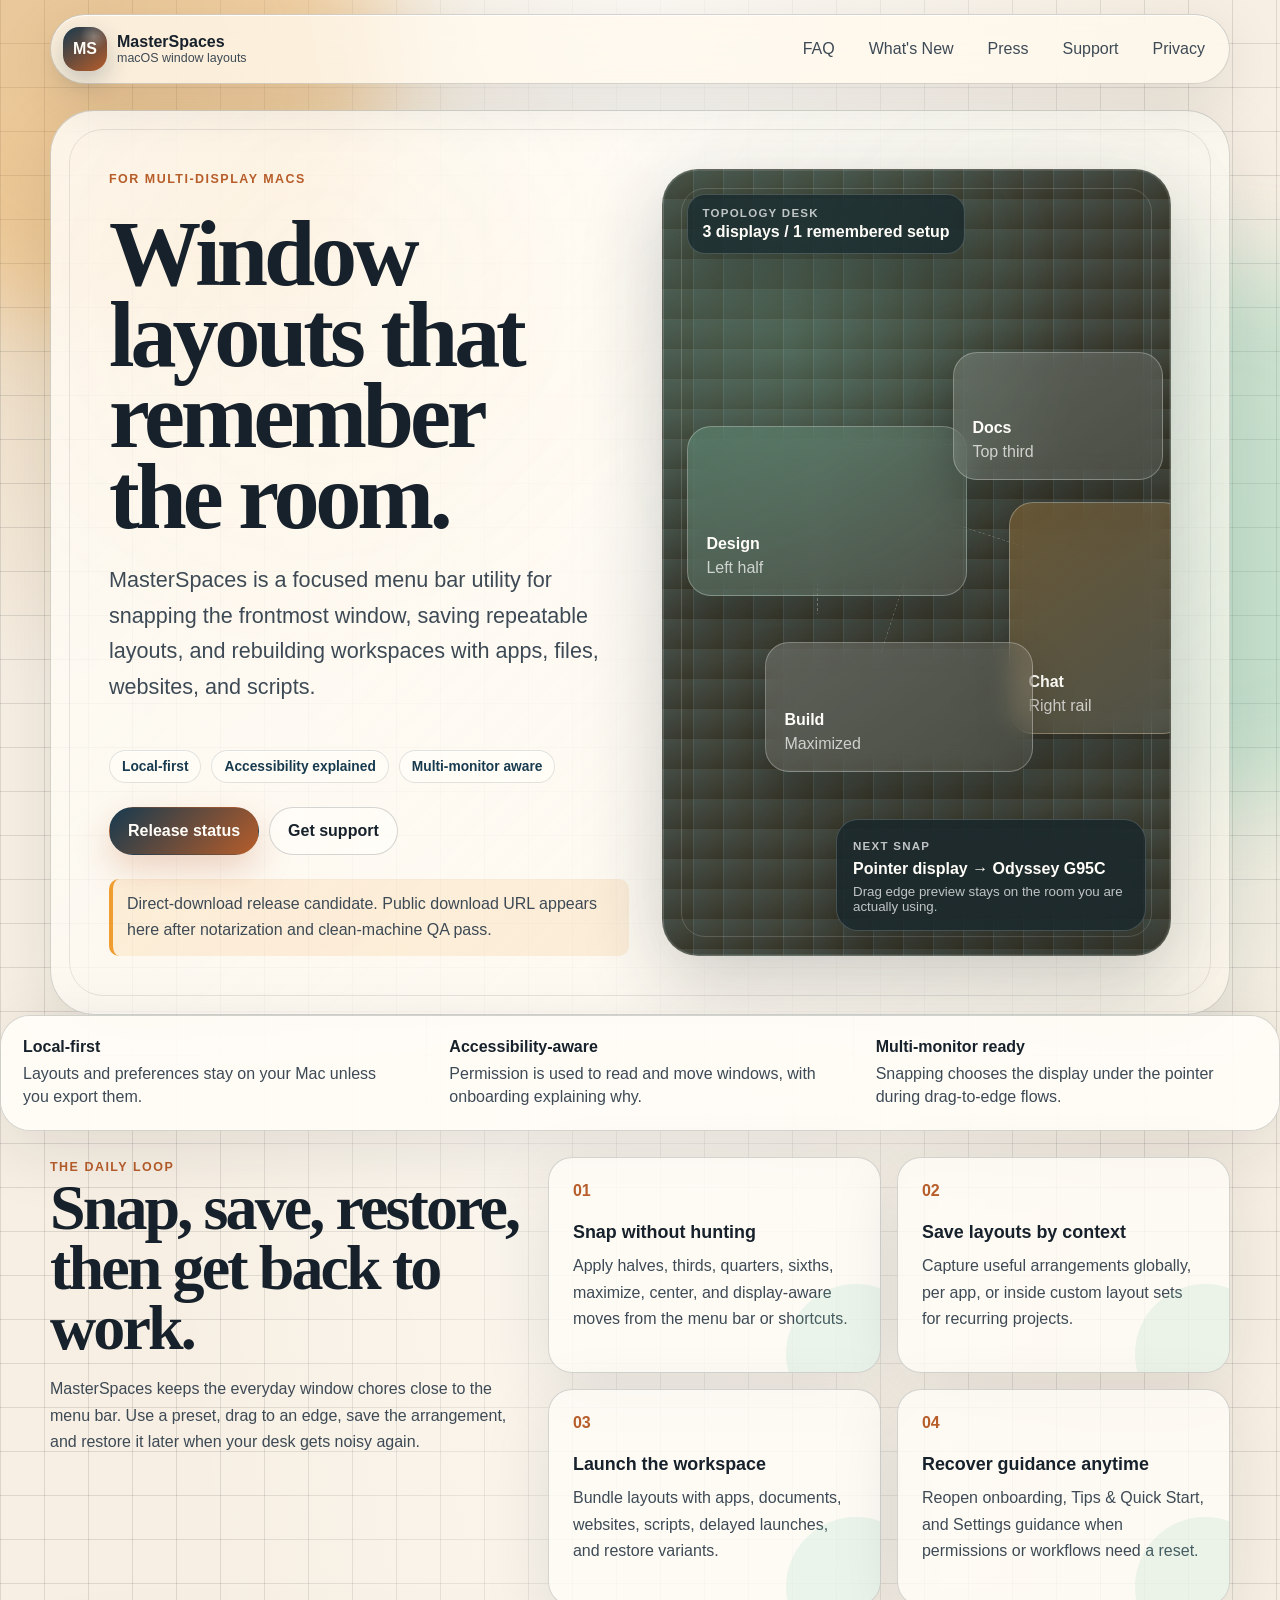
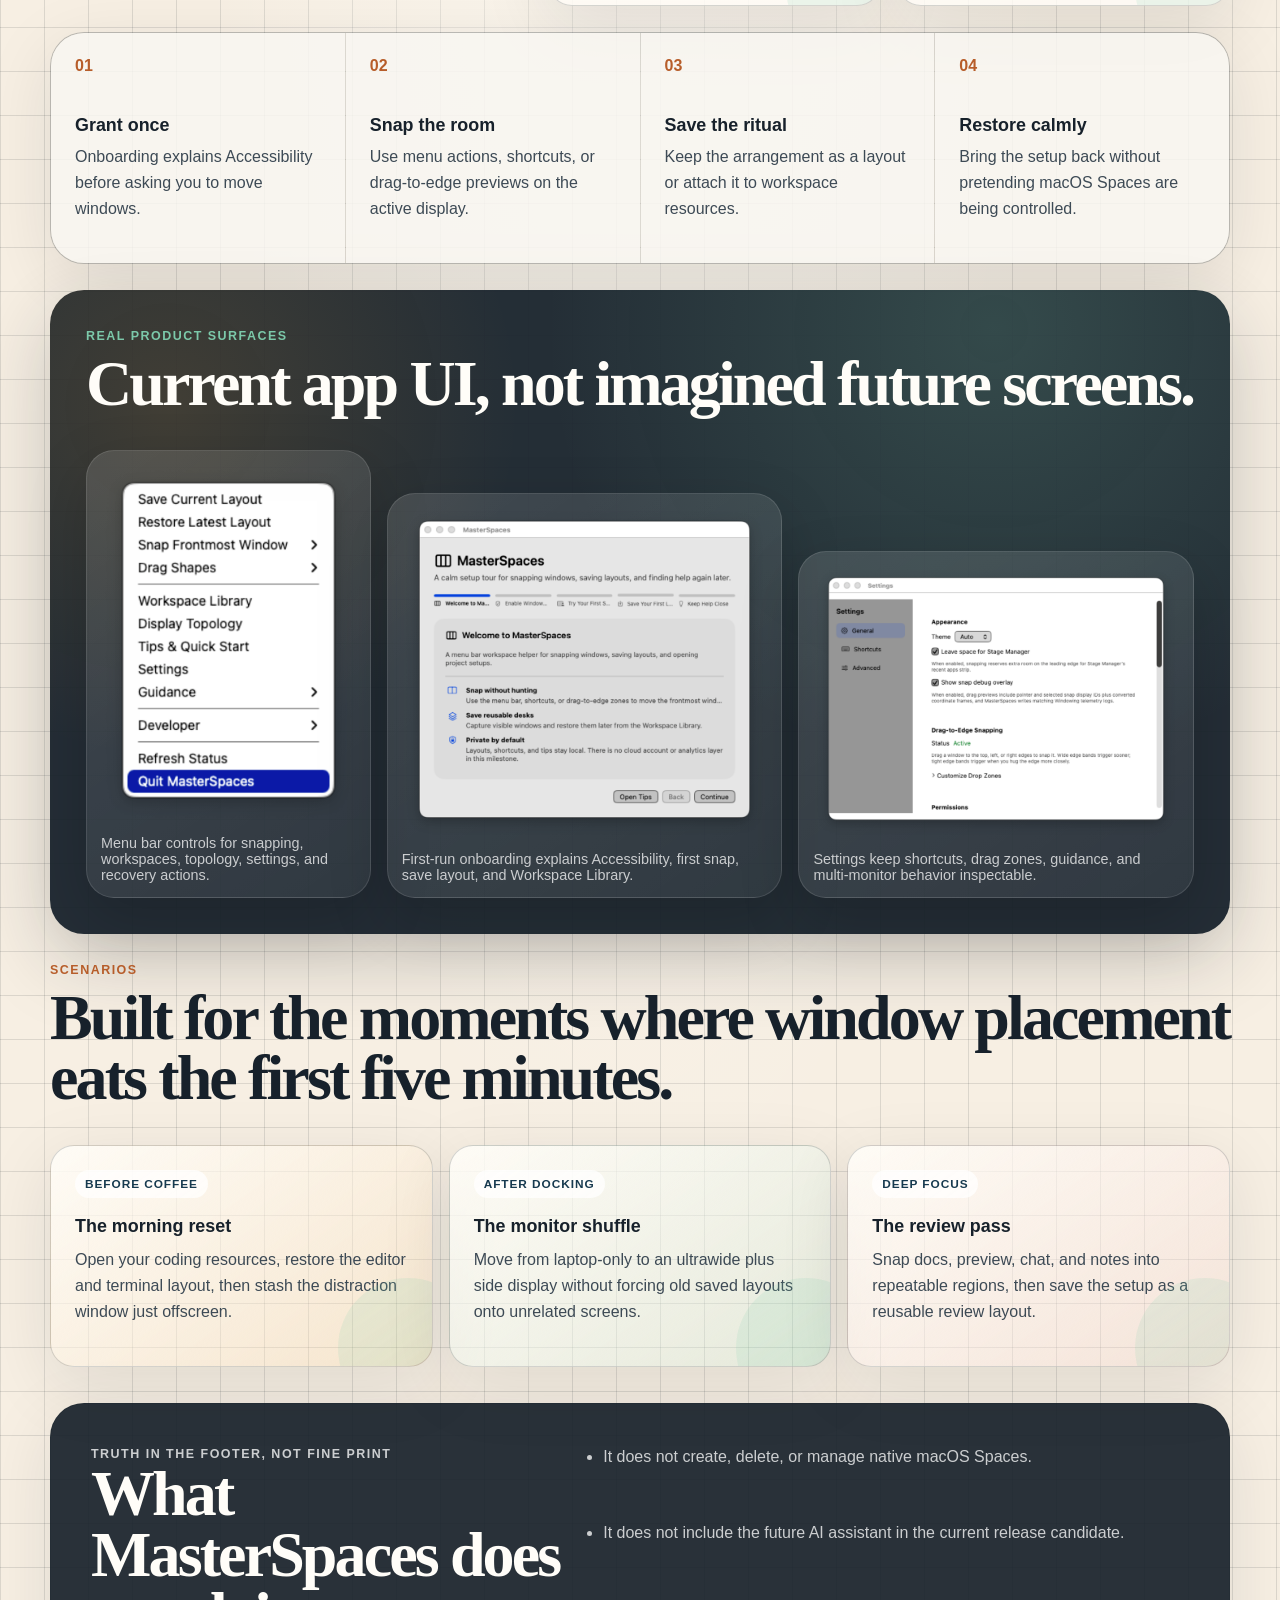
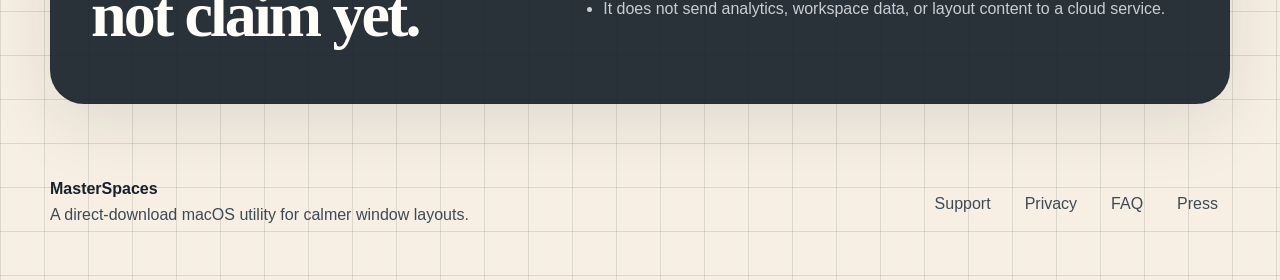
<file: index.html>
<!doctype html>
<html lang="en">
<head>
  <meta charset="utf-8">
  <meta name="viewport" content="width=device-width, initial-scale=1">
  <meta name="description" content="MasterSpaces is a macOS menu bar utility for snapping windows, saving layouts, and rebuilding workspaces across multiple displays.">
  <meta property="og:title" content="MasterSpaces - window layouts that remember the room">
  <meta property="og:description" content="Snap windows, save layouts, launch workspace resources, and recover quickly on multi-monitor Macs.">
  <meta property="og:type" content="website">
  <meta property="og:url" content="https://ninjatomonline.github.io/masterspaces-site/">
  <meta property="og:image" content="https://ninjatomonline.github.io/masterspaces-site/assets/social-preview.png">
  <meta name="twitter:card" content="summary_large_image">
  <meta name="twitter:image" content="https://ninjatomonline.github.io/masterspaces-site/assets/social-preview.png">
  <link rel="canonical" href="https://ninjatomonline.github.io/masterspaces-site/">
  <link rel="icon" href="assets/favicon.svg" type="image/svg+xml">
  <link rel="manifest" href="site.webmanifest">
  <link rel="stylesheet" href="site.css">
  <title>MasterSpaces - Window layouts that remember the room</title>
</head>
<body>
  <a class="skip-link" href="#main">Skip to content</a>
  <header class="site-header">
    <a class="brand" href="index.html" aria-label="MasterSpaces home">
      <span class="brand-mark">MS</span>
      <span>
        <strong>MasterSpaces</strong>
        <small>macOS window layouts</small>
      </span>
    </a>
    <nav class="nav" aria-label="Primary">
      <a href="faq.html">FAQ</a>
      <a href="whats-new.html">What's New</a>
      <a href="press.html">Press</a>
      <a href="support.html">Support</a>
      <a href="privacy.html">Privacy</a>
    </nav>
  </header>

  <main id="main">
    <section class="hero section">
      <div class="hero-copy">
        <p class="eyebrow">For multi-display Macs</p>
        <h1><span>Window</span><span>layouts that</span><span>remember</span><span>the room.</span></h1>
        <p class="lede">MasterSpaces is a focused menu bar utility for snapping the frontmost window, saving repeatable layouts, and rebuilding workspaces with apps, files, websites, and scripts.</p>
        <div class="proof-pills" aria-label="MasterSpaces release proof points">
          <span>Local-first</span>
          <span>Accessibility explained</span>
          <span>Multi-monitor aware</span>
        </div>
        <div class="cta-row" id="download">
          <a class="button primary" href="whats-new.html" data-download-cta>Release status</a>
          <a class="button secondary" href="support.html">Get support</a>
        </div>
        <p class="launch-note" data-download-note>Direct-download release candidate. Public download URL appears here after notarization and clean-machine QA pass.</p>
      </div>
      <div class="hero-board" aria-label="Abstract multi-monitor layout map">
        <div class="board-label">
          <span>Topology desk</span>
          <strong>3 displays / 1 remembered setup</strong>
        </div>
        <div class="monitor-map">
          <span class="route route-a"></span>
          <span class="route route-b"></span>
          <span class="monitor monitor-large"><b>Design</b><i>Left half</i></span>
          <span class="monitor monitor-top"><b>Docs</b><i>Top third</i></span>
          <span class="monitor monitor-side"><b>Chat</b><i>Right rail</i></span>
          <span class="monitor monitor-base"><b>Build</b><i>Maximized</i></span>
        </div>
        <div class="snap-ticket">
          <span>Next snap</span>
          <strong>Pointer display → Odyssey G95C</strong>
          <small>Drag edge preview stays on the room you are actually using.</small>
        </div>
      </div>
    </section>

    <section class="trust-strip" aria-label="Product trust points">
      <div>
        <strong>Local-first</strong>
        <span>Layouts and preferences stay on your Mac unless you export them.</span>
      </div>
      <div>
        <strong>Accessibility-aware</strong>
        <span>Permission is used to read and move windows, with onboarding explaining why.</span>
      </div>
      <div>
        <strong>Multi-monitor ready</strong>
        <span>Snapping chooses the display under the pointer during drag-to-edge flows.</span>
      </div>
    </section>

    <section class="section split">
      <div>
        <p class="eyebrow">The daily loop</p>
        <h2>Snap, save, restore, then get back to work.</h2>
        <p>MasterSpaces keeps the everyday window chores close to the menu bar. Use a preset, drag to an edge, save the arrangement, and restore it later when your desk gets noisy again.</p>
      </div>
      <div class="feature-grid">
        <article class="feature-card">
          <span>01</span>
          <h3>Snap without hunting</h3>
          <p>Apply halves, thirds, quarters, sixths, maximize, center, and display-aware moves from the menu bar or shortcuts.</p>
        </article>
        <article class="feature-card">
          <span>02</span>
          <h3>Save layouts by context</h3>
          <p>Capture useful arrangements globally, per app, or inside custom layout sets for recurring projects.</p>
        </article>
        <article class="feature-card">
          <span>03</span>
          <h3>Launch the workspace</h3>
          <p>Bundle layouts with apps, documents, websites, scripts, delayed launches, and restore variants.</p>
        </article>
        <article class="feature-card">
          <span>04</span>
          <h3>Recover guidance anytime</h3>
          <p>Reopen onboarding, Tips &amp; Quick Start, and Settings guidance when permissions or workflows need a reset.</p>
        </article>
      </div>
    </section>

    <section class="section workflow-ribbon" aria-label="MasterSpaces setup flow">
      <article>
        <span>01</span>
        <strong>Grant once</strong>
        <p>Onboarding explains Accessibility before asking you to move windows.</p>
      </article>
      <article>
        <span>02</span>
        <strong>Snap the room</strong>
        <p>Use menu actions, shortcuts, or drag-to-edge previews on the active display.</p>
      </article>
      <article>
        <span>03</span>
        <strong>Save the ritual</strong>
        <p>Keep the arrangement as a layout or attach it to workspace resources.</p>
      </article>
      <article>
        <span>04</span>
        <strong>Restore calmly</strong>
        <p>Bring the setup back without pretending macOS Spaces are being controlled.</p>
      </article>
    </section>

    <section class="section screenshot-wall" aria-labelledby="screenshots-title">
      <div class="section-heading">
        <p class="eyebrow">Real product surfaces</p>
        <h2 id="screenshots-title">Current app UI, not imagined future screens.</h2>
      </div>
      <div class="shots">
        <figure class="shot shot-tall">
          <img src="screenshots/menu-bar-panel.png" alt="MasterSpaces menu bar quick actions panel with snapping and utility commands">
          <figcaption>Menu bar controls for snapping, workspaces, topology, settings, and recovery actions.</figcaption>
        </figure>
        <figure class="shot">
          <img src="screenshots/onboarding.png" alt="MasterSpaces onboarding window with permission and quick-start guidance">
          <figcaption>First-run onboarding explains Accessibility, first snap, save layout, and Workspace Library.</figcaption>
        </figure>
        <figure class="shot">
          <img src="screenshots/preferences.png" alt="MasterSpaces settings window with guidance and preferences panes">
          <figcaption>Settings keep shortcuts, drag zones, guidance, and multi-monitor behavior inspectable.</figcaption>
        </figure>
      </div>
    </section>

    <section class="section scenario-section">
      <div class="section-heading">
        <p class="eyebrow">Scenarios</p>
        <h2>Built for the moments where window placement eats the first five minutes.</h2>
      </div>
      <div class="scenario-grid">
        <article>
          <span class="scenario-label">Before coffee</span>
          <h3>The morning reset</h3>
          <p>Open your coding resources, restore the editor and terminal layout, then stash the distraction window just offscreen.</p>
        </article>
        <article>
          <span class="scenario-label">After docking</span>
          <h3>The monitor shuffle</h3>
          <p>Move from laptop-only to an ultrawide plus side display without forcing old saved layouts onto unrelated screens.</p>
        </article>
        <article>
          <span class="scenario-label">Deep focus</span>
          <h3>The review pass</h3>
          <p>Snap docs, preview, chat, and notes into repeatable regions, then save the setup as a reusable review layout.</p>
        </article>
      </div>
    </section>

    <section class="section limit-card">
      <div>
        <p class="eyebrow">Truth in the footer, not fine print</p>
        <h2>What MasterSpaces does not claim yet.</h2>
      </div>
      <ul class="check-list">
        <li>It does not create, delete, or manage native macOS Spaces.</li>
        <li>It does not include the future AI assistant in the current release candidate.</li>
        <li>It does not send analytics, workspace data, or layout content to a cloud service.</li>
      </ul>
    </section>
  </main>

  <footer class="footer">
    <div>
      <strong>MasterSpaces</strong>
      <p>A direct-download macOS utility for calmer window layouts.</p>
    </div>
    <nav aria-label="Footer">
      <a href="support.html">Support</a>
      <a href="privacy.html">Privacy</a>
      <a href="faq.html">FAQ</a>
      <a href="press.html">Press</a>
    </nav>
  </footer>
</body>
</html>
</file>
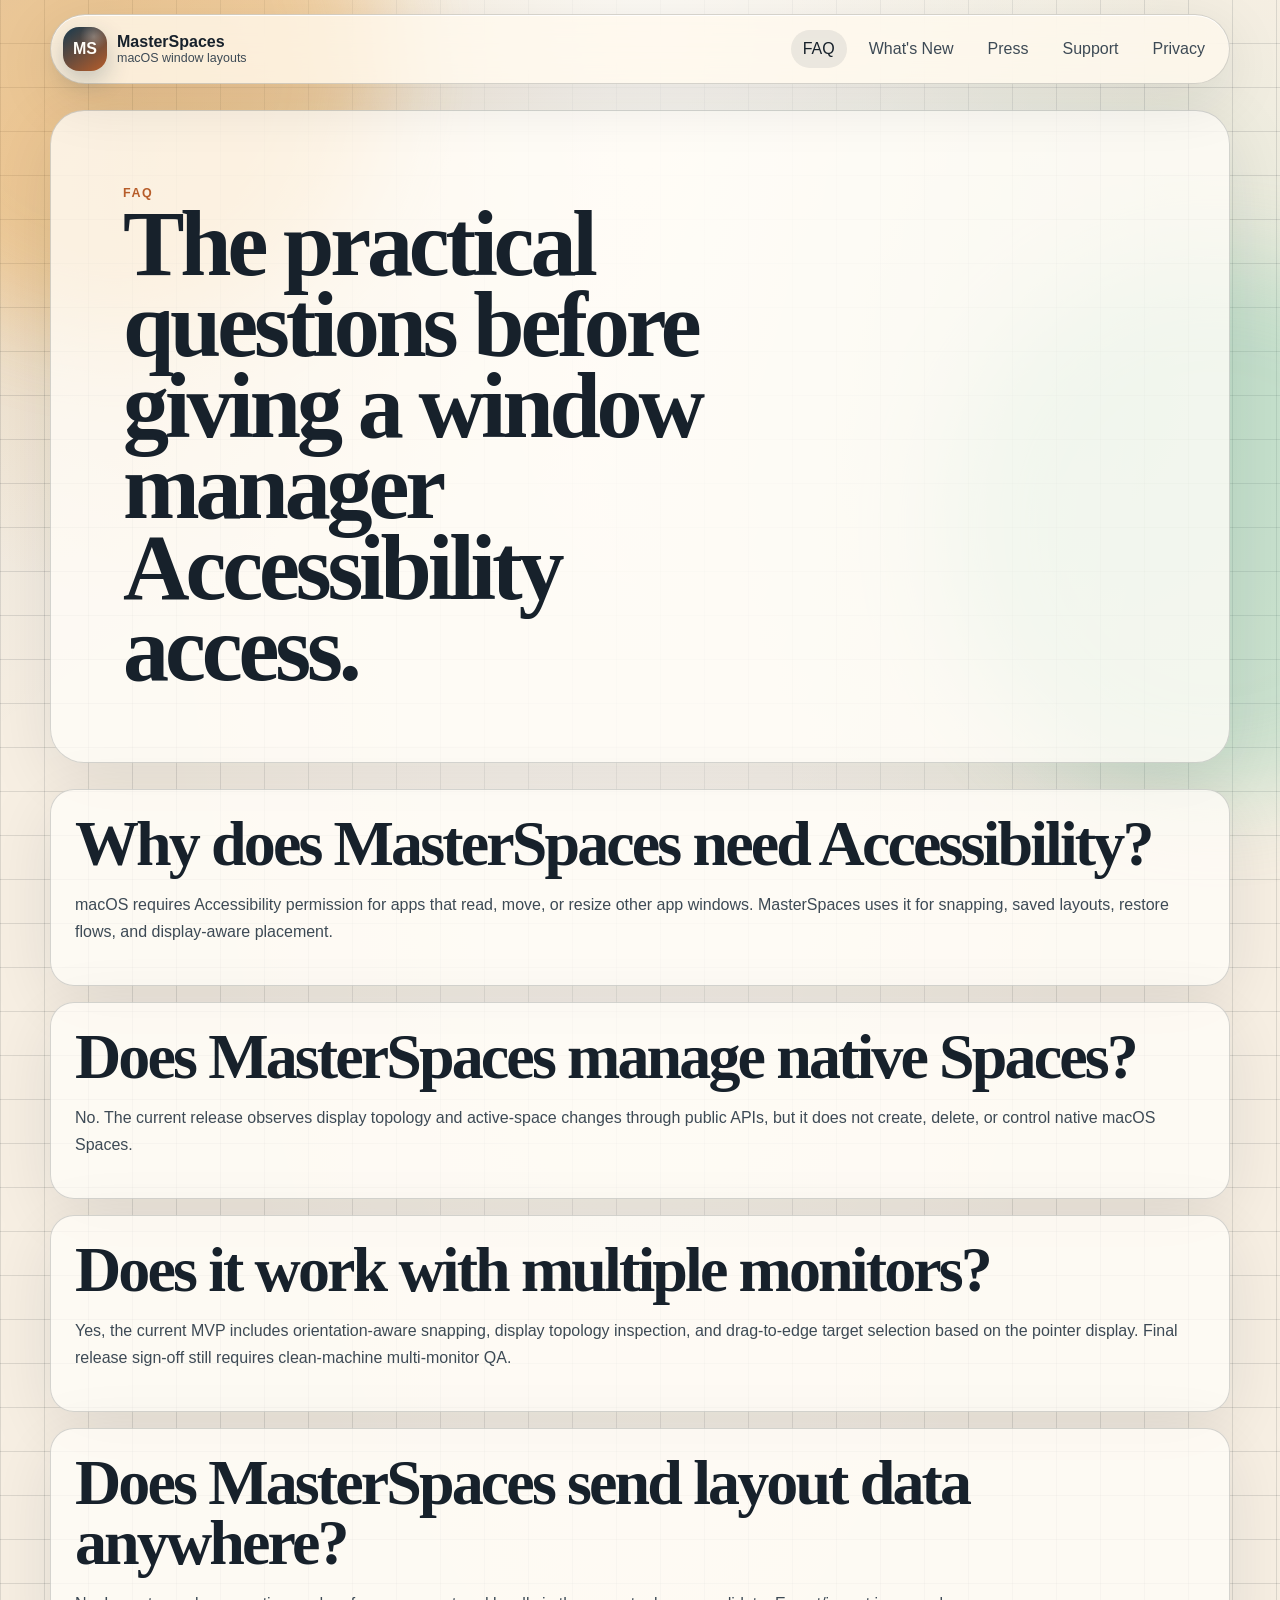
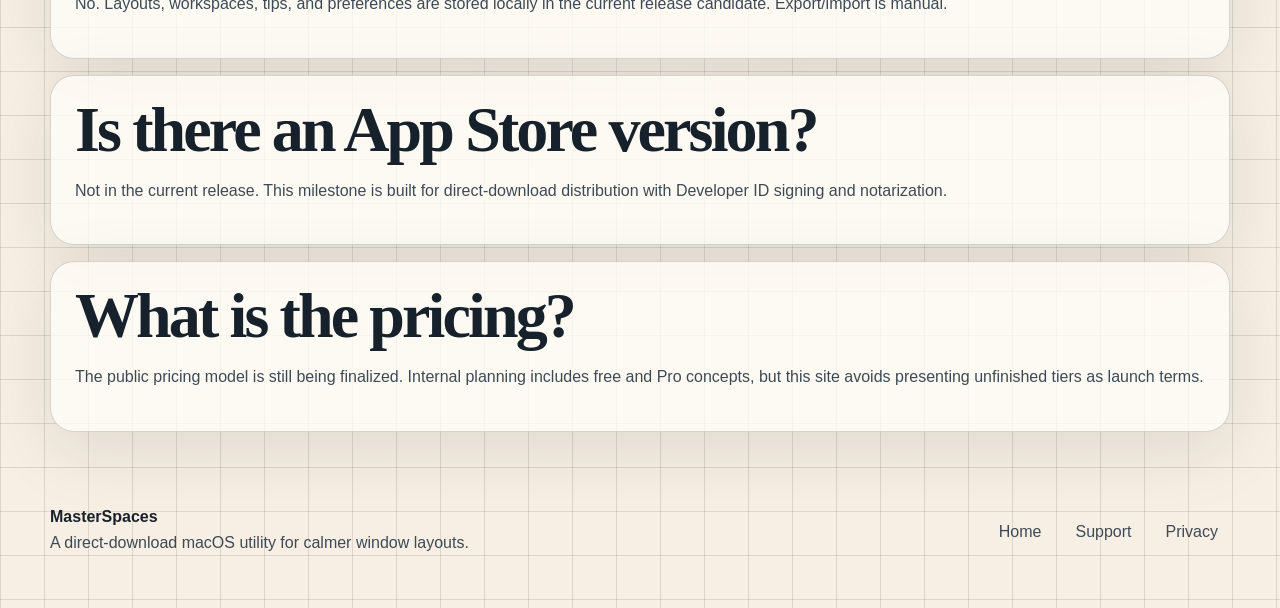
<file: faq.html>
<!doctype html>
<html lang="en">
<head>
  <meta charset="utf-8">
  <meta name="viewport" content="width=device-width, initial-scale=1">
  <meta name="description" content="Frequently asked questions about MasterSpaces, Accessibility permission, multi-monitor snapping, pricing, and current release limits.">
  <meta property="og:title" content="FAQ - MasterSpaces">
  <meta property="og:description" content="Answers about permissions, layouts, workspaces, multi-monitor support, pricing, and current limits.">
  <meta property="og:type" content="website">
  <meta property="og:url" content="https://ninjatomonline.github.io/masterspaces-site/faq.html">
  <meta property="og:image" content="https://ninjatomonline.github.io/masterspaces-site/assets/social-preview.png">
  <meta name="twitter:card" content="summary_large_image">
  <meta name="twitter:image" content="https://ninjatomonline.github.io/masterspaces-site/assets/social-preview.png">
  <link rel="canonical" href="https://ninjatomonline.github.io/masterspaces-site/faq.html">
  <link rel="icon" href="assets/favicon.svg" type="image/svg+xml">
  <link rel="manifest" href="site.webmanifest">
  <link rel="stylesheet" href="site.css">
  <title>FAQ - MasterSpaces</title>
</head>
<body>
  <a class="skip-link" href="#main">Skip to content</a>
  <header class="site-header">
    <a class="brand" href="index.html" aria-label="MasterSpaces home"><span class="brand-mark">MS</span><span><strong>MasterSpaces</strong><small>macOS window layouts</small></span></a>
    <nav class="nav" aria-label="Primary"><a href="faq.html" aria-current="page">FAQ</a><a href="whats-new.html">What's New</a><a href="press.html">Press</a><a href="support.html">Support</a><a href="privacy.html">Privacy</a></nav>
  </header>
  <main id="main">
    <section class="page-hero section">
      <p class="eyebrow">FAQ</p>
      <h1>The practical questions before giving a window manager Accessibility access.</h1>
    </section>

    <section class="section faq-list">
      <article><h2>Why does MasterSpaces need Accessibility?</h2><p>macOS requires Accessibility permission for apps that read, move, or resize other app windows. MasterSpaces uses it for snapping, saved layouts, restore flows, and display-aware placement.</p></article>
      <article><h2>Does MasterSpaces manage native Spaces?</h2><p>No. The current release observes display topology and active-space changes through public APIs, but it does not create, delete, or control native macOS Spaces.</p></article>
      <article><h2>Does it work with multiple monitors?</h2><p>Yes, the current MVP includes orientation-aware snapping, display topology inspection, and drag-to-edge target selection based on the pointer display. Final release sign-off still requires clean-machine multi-monitor QA.</p></article>
      <article><h2>Does MasterSpaces send layout data anywhere?</h2><p>No. Layouts, workspaces, tips, and preferences are stored locally in the current release candidate. Export/import is manual.</p></article>
      <article><h2>Is there an App Store version?</h2><p>Not in the current release. This milestone is built for direct-download distribution with Developer ID signing and notarization.</p></article>
      <article><h2>What is the pricing?</h2><p>The public pricing model is still being finalized. Internal planning includes free and Pro concepts, but this site avoids presenting unfinished tiers as launch terms.</p></article>
    </section>
  </main>
  <footer class="footer"><div><strong>MasterSpaces</strong><p>A direct-download macOS utility for calmer window layouts.</p></div><nav aria-label="Footer"><a href="index.html">Home</a><a href="support.html">Support</a><a href="privacy.html">Privacy</a></nav></footer>
</body>
</html>
</file>
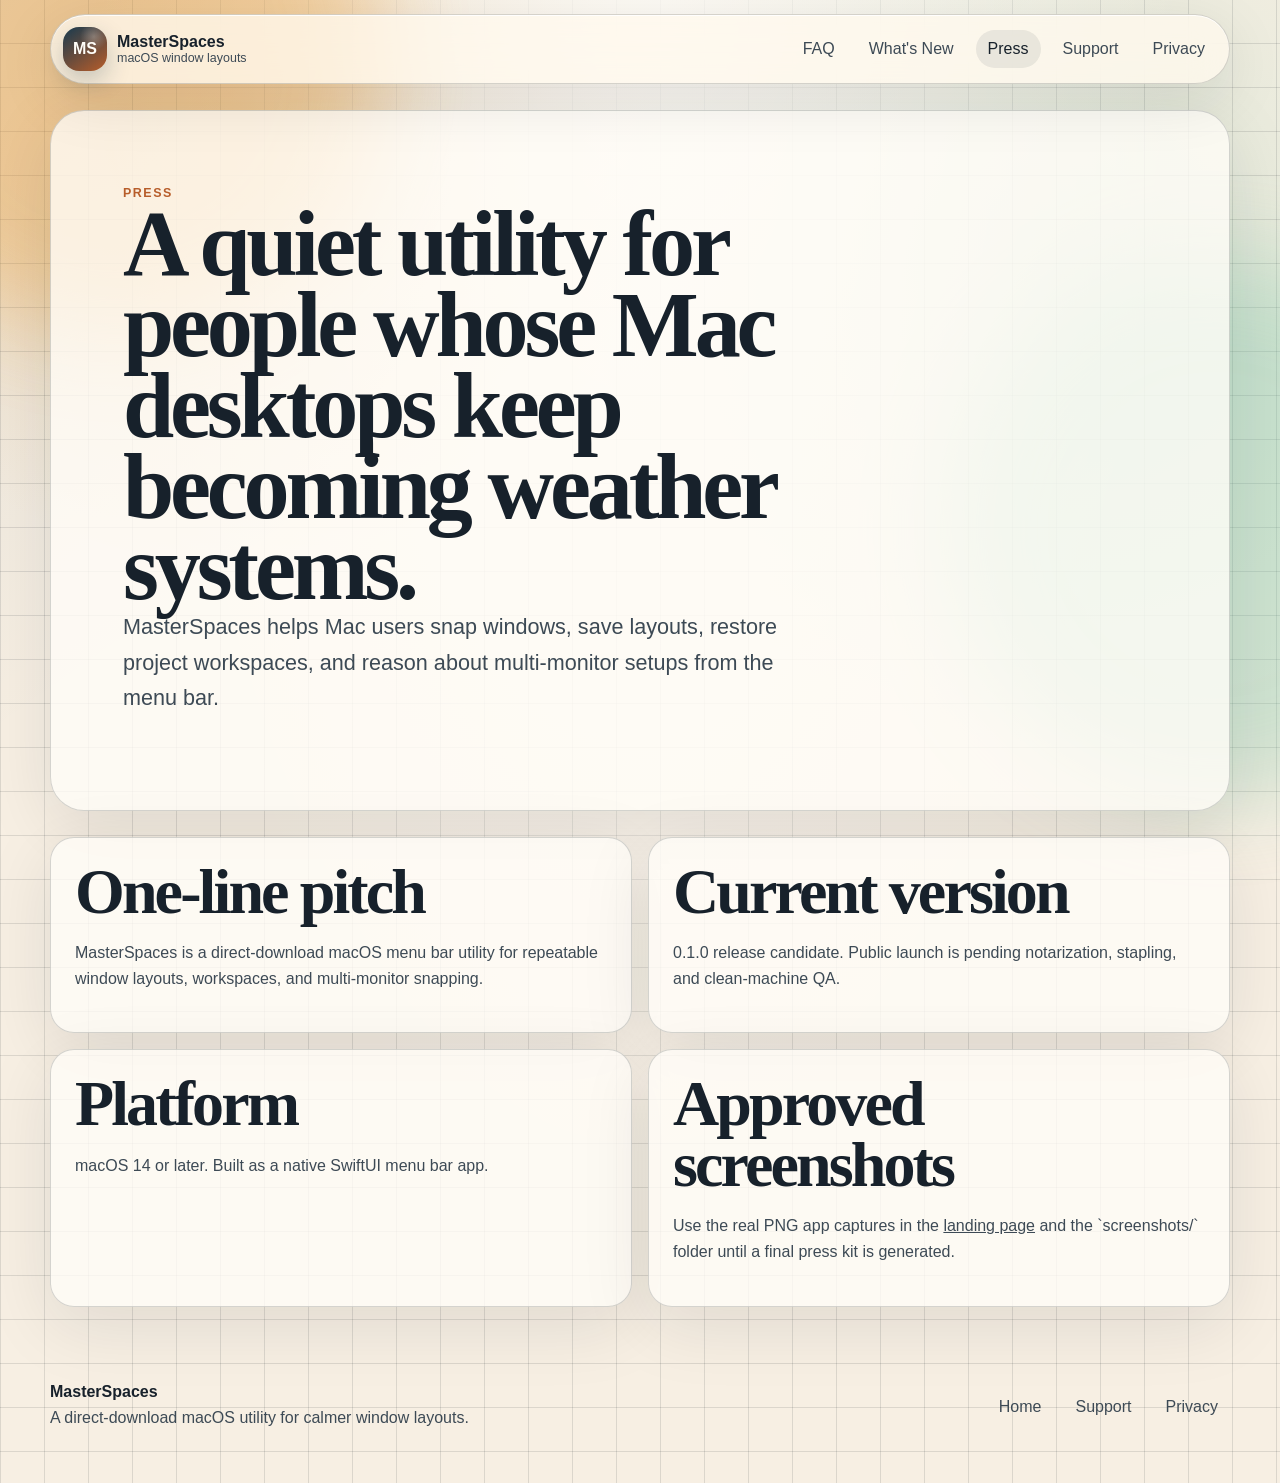
<file: press.html>
<!doctype html>
<html lang="en">
<head>
  <meta charset="utf-8">
  <meta name="viewport" content="width=device-width, initial-scale=1">
  <meta name="description" content="Press facts and approved positioning for MasterSpaces.">
  <meta property="og:title" content="Press - MasterSpaces">
  <meta property="og:description" content="A concise press page for the MasterSpaces macOS window layout utility.">
  <meta property="og:type" content="website">
  <meta property="og:url" content="https://ninjatomonline.github.io/masterspaces-site/press.html">
  <meta property="og:image" content="https://ninjatomonline.github.io/masterspaces-site/assets/social-preview.png">
  <meta name="twitter:card" content="summary_large_image">
  <meta name="twitter:image" content="https://ninjatomonline.github.io/masterspaces-site/assets/social-preview.png">
  <link rel="canonical" href="https://ninjatomonline.github.io/masterspaces-site/press.html">
  <link rel="icon" href="assets/favicon.svg" type="image/svg+xml">
  <link rel="manifest" href="site.webmanifest">
  <link rel="stylesheet" href="site.css">
  <title>Press - MasterSpaces</title>
</head>
<body>
  <a class="skip-link" href="#main">Skip to content</a>
  <header class="site-header">
    <a class="brand" href="index.html" aria-label="MasterSpaces home"><span class="brand-mark">MS</span><span><strong>MasterSpaces</strong><small>macOS window layouts</small></span></a>
    <nav class="nav" aria-label="Primary"><a href="faq.html">FAQ</a><a href="whats-new.html">What's New</a><a href="press.html" aria-current="page">Press</a><a href="support.html">Support</a><a href="privacy.html">Privacy</a></nav>
  </header>
  <main id="main">
    <section class="page-hero section">
      <p class="eyebrow">Press</p>
      <h1>A quiet utility for people whose Mac desktops keep becoming weather systems.</h1>
      <p class="lede">MasterSpaces helps Mac users snap windows, save layouts, restore project workspaces, and reason about multi-monitor setups from the menu bar.</p>
    </section>
    <section class="section press-grid">
      <article><h2>One-line pitch</h2><p>MasterSpaces is a direct-download macOS menu bar utility for repeatable window layouts, workspaces, and multi-monitor snapping.</p></article>
      <article><h2>Current version</h2><p>0.1.0 release candidate. Public launch is pending notarization, stapling, and clean-machine QA.</p></article>
      <article><h2>Platform</h2><p>macOS 14 or later. Built as a native SwiftUI menu bar app.</p></article>
      <article><h2>Approved screenshots</h2><p>Use the real PNG app captures in the <a href="index.html#download">landing page</a> and the `screenshots/` folder until a final press kit is generated.</p></article>
    </section>
  </main>
  <footer class="footer"><div><strong>MasterSpaces</strong><p>A direct-download macOS utility for calmer window layouts.</p></div><nav aria-label="Footer"><a href="index.html">Home</a><a href="support.html">Support</a><a href="privacy.html">Privacy</a></nav></footer>
</body>
</html>
</file>
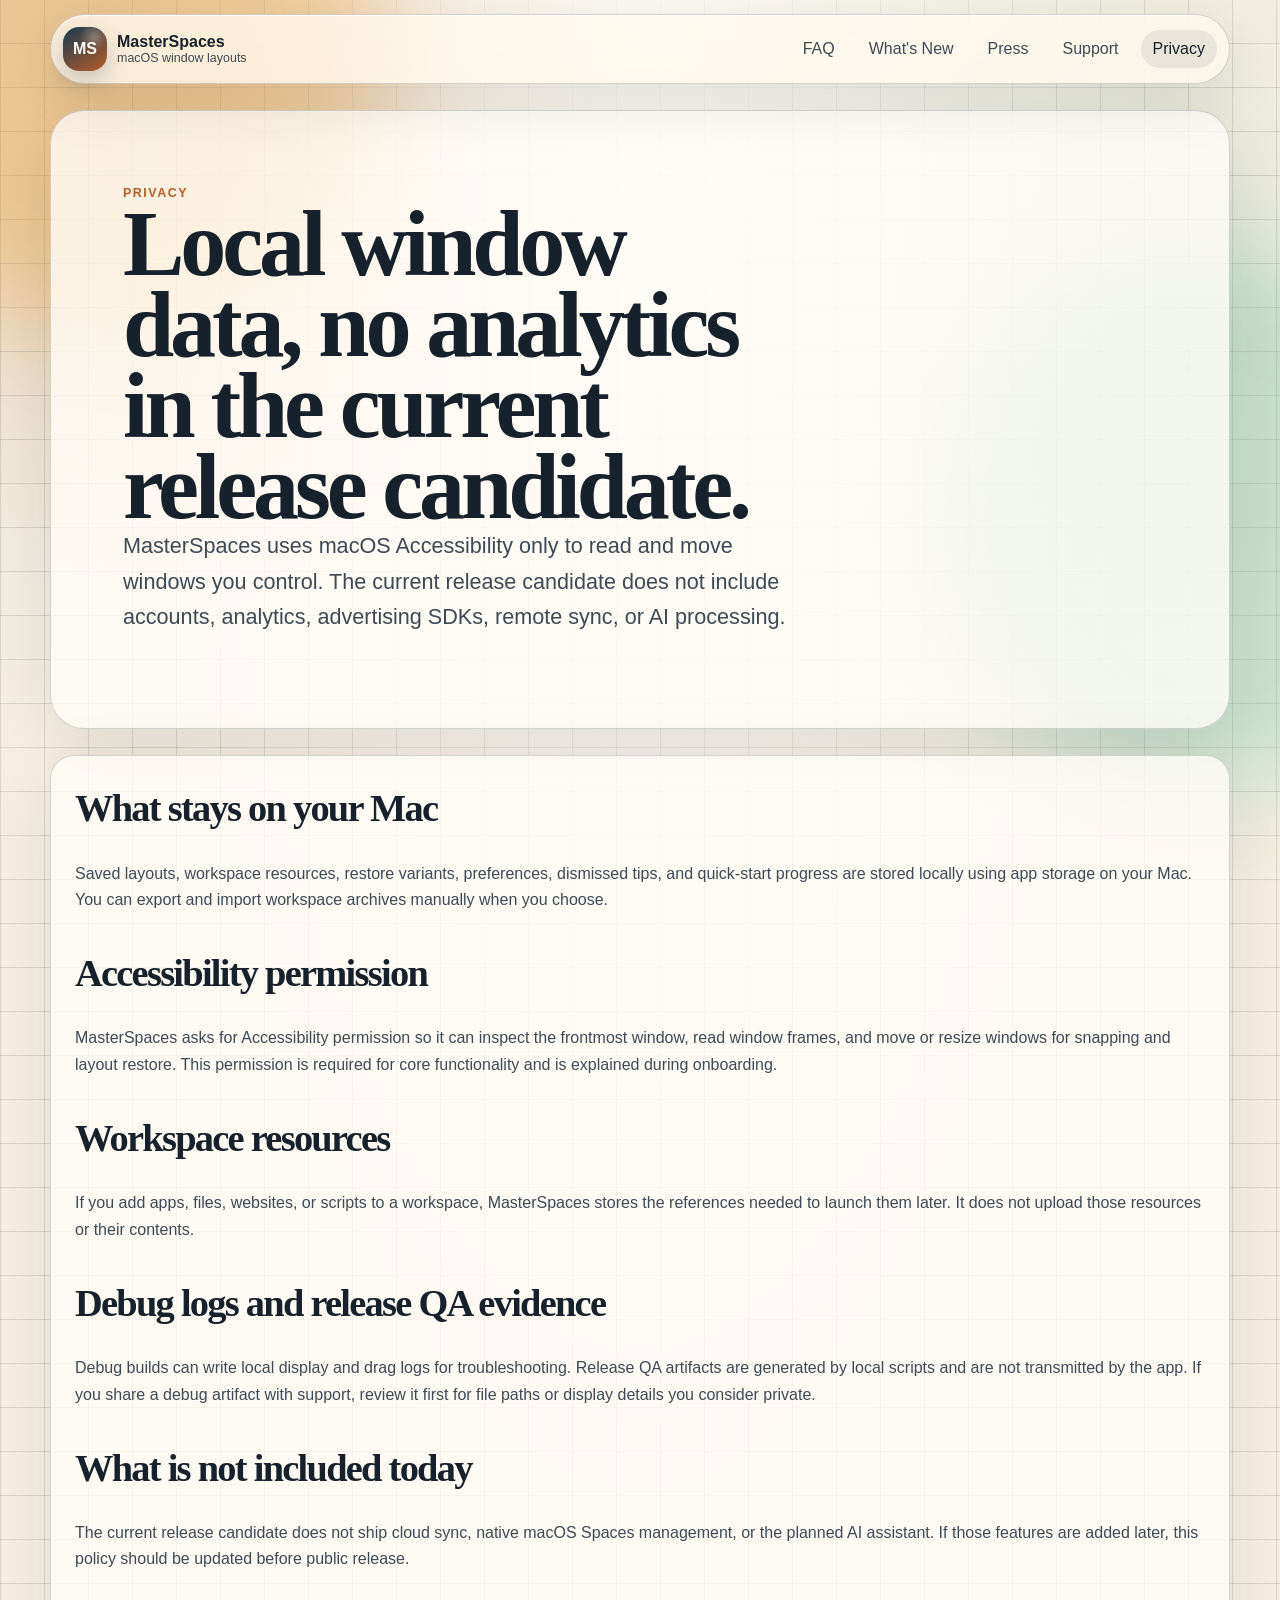
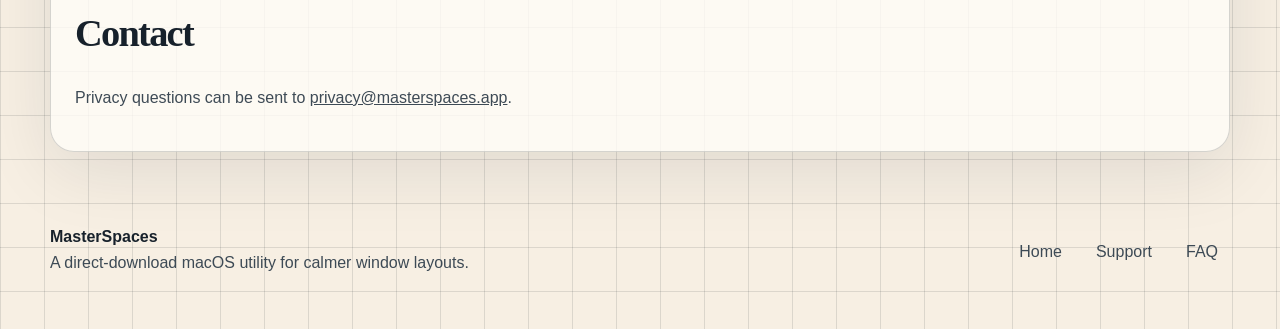
<file: privacy.html>
<!doctype html>
<html lang="en">
<head>
  <meta charset="utf-8">
  <meta name="viewport" content="width=device-width, initial-scale=1">
  <meta name="description" content="MasterSpaces privacy policy for local layouts, Accessibility permission, workspace resources, and debug logs.">
  <meta property="og:title" content="Privacy - MasterSpaces">
  <meta property="og:description" content="MasterSpaces keeps layouts and preferences local by default and does not include analytics or cloud sync in the current release candidate.">
  <meta property="og:type" content="website">
  <meta property="og:url" content="https://ninjatomonline.github.io/masterspaces-site/privacy.html">
  <meta property="og:image" content="https://ninjatomonline.github.io/masterspaces-site/assets/social-preview.png">
  <meta name="twitter:card" content="summary_large_image">
  <meta name="twitter:image" content="https://ninjatomonline.github.io/masterspaces-site/assets/social-preview.png">
  <link rel="canonical" href="https://ninjatomonline.github.io/masterspaces-site/privacy.html">
  <link rel="icon" href="assets/favicon.svg" type="image/svg+xml">
  <link rel="manifest" href="site.webmanifest">
  <link rel="stylesheet" href="site.css">
  <title>Privacy - MasterSpaces</title>
</head>
<body>
  <a class="skip-link" href="#main">Skip to content</a>
  <header class="site-header">
    <a class="brand" href="index.html" aria-label="MasterSpaces home"><span class="brand-mark">MS</span><span><strong>MasterSpaces</strong><small>macOS window layouts</small></span></a>
    <nav class="nav" aria-label="Primary"><a href="faq.html">FAQ</a><a href="whats-new.html">What's New</a><a href="press.html">Press</a><a href="support.html">Support</a><a href="privacy.html" aria-current="page">Privacy</a></nav>
  </header>
  <main id="main">
    <section class="page-hero section">
      <p class="eyebrow">Privacy</p>
      <h1>Local window data, no analytics in the current release candidate.</h1>
      <p class="lede">MasterSpaces uses macOS Accessibility only to read and move windows you control. The current release candidate does not include accounts, analytics, advertising SDKs, remote sync, or AI processing.</p>
    </section>

    <section class="section policy">
      <h2>What stays on your Mac</h2>
      <p>Saved layouts, workspace resources, restore variants, preferences, dismissed tips, and quick-start progress are stored locally using app storage on your Mac. You can export and import workspace archives manually when you choose.</p>

      <h2>Accessibility permission</h2>
      <p>MasterSpaces asks for Accessibility permission so it can inspect the frontmost window, read window frames, and move or resize windows for snapping and layout restore. This permission is required for core functionality and is explained during onboarding.</p>

      <h2>Workspace resources</h2>
      <p>If you add apps, files, websites, or scripts to a workspace, MasterSpaces stores the references needed to launch them later. It does not upload those resources or their contents.</p>

      <h2>Debug logs and release QA evidence</h2>
      <p>Debug builds can write local display and drag logs for troubleshooting. Release QA artifacts are generated by local scripts and are not transmitted by the app. If you share a debug artifact with support, review it first for file paths or display details you consider private.</p>

      <h2>What is not included today</h2>
      <p>The current release candidate does not ship cloud sync, native macOS Spaces management, or the planned AI assistant. If those features are added later, this policy should be updated before public release.</p>

      <h2>Contact</h2>
      <p>Privacy questions can be sent to <a href="mailto:privacy@masterspaces.app">privacy@masterspaces.app</a>.</p>
    </section>
  </main>
  <footer class="footer"><div><strong>MasterSpaces</strong><p>A direct-download macOS utility for calmer window layouts.</p></div><nav aria-label="Footer"><a href="index.html">Home</a><a href="support.html">Support</a><a href="faq.html">FAQ</a></nav></footer>
</body>
</html>
</file>
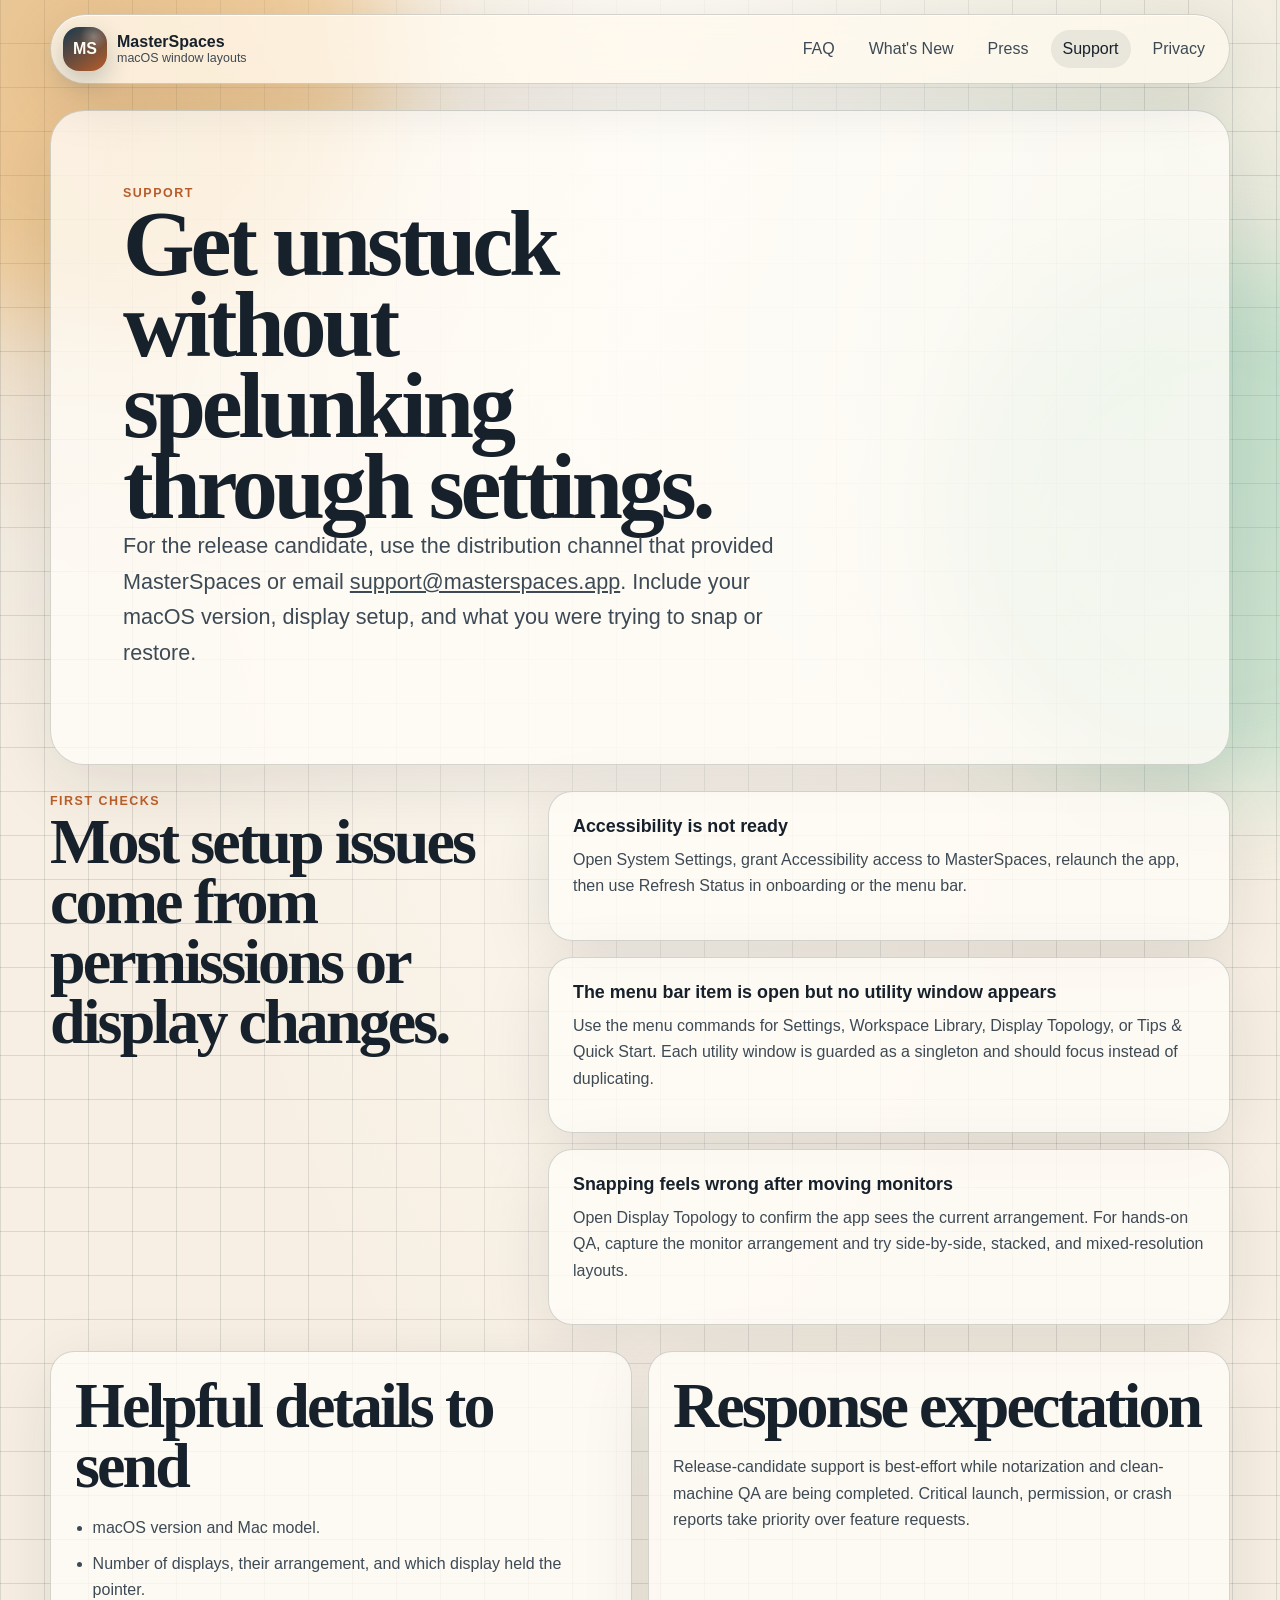
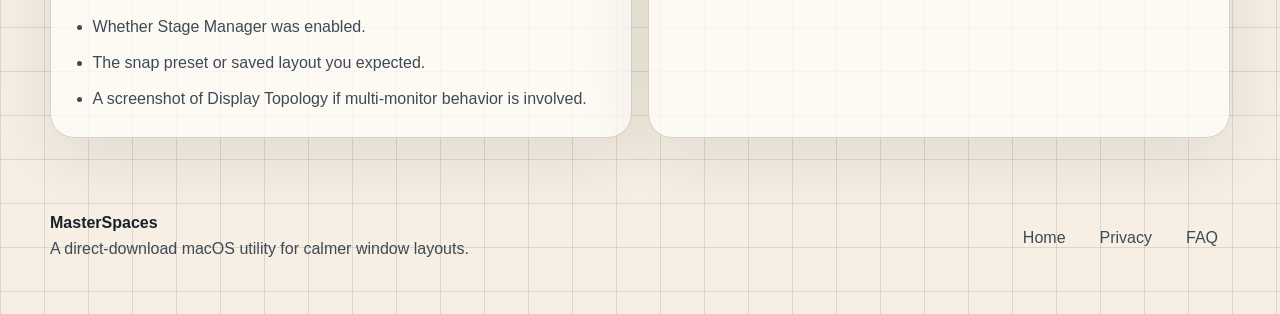
<file: support.html>
<!doctype html>
<html lang="en">
<head>
  <meta charset="utf-8">
  <meta name="viewport" content="width=device-width, initial-scale=1">
  <meta name="description" content="Support for MasterSpaces, including Accessibility setup, menu bar recovery, multi-monitor checks, and release-candidate help.">
  <meta property="og:title" content="Support - MasterSpaces">
  <meta property="og:description" content="Get help with Accessibility, window snapping, saved layouts, and release-candidate setup.">
  <meta property="og:type" content="website">
  <meta property="og:url" content="https://ninjatomonline.github.io/masterspaces-site/support.html">
  <meta property="og:image" content="https://ninjatomonline.github.io/masterspaces-site/assets/social-preview.png">
  <meta name="twitter:card" content="summary_large_image">
  <meta name="twitter:image" content="https://ninjatomonline.github.io/masterspaces-site/assets/social-preview.png">
  <link rel="canonical" href="https://ninjatomonline.github.io/masterspaces-site/support.html">
  <link rel="icon" href="assets/favicon.svg" type="image/svg+xml">
  <link rel="manifest" href="site.webmanifest">
  <link rel="stylesheet" href="site.css">
  <title>Support - MasterSpaces</title>
</head>
<body>
  <a class="skip-link" href="#main">Skip to content</a>
  <header class="site-header">
    <a class="brand" href="index.html" aria-label="MasterSpaces home"><span class="brand-mark">MS</span><span><strong>MasterSpaces</strong><small>macOS window layouts</small></span></a>
    <nav class="nav" aria-label="Primary"><a href="faq.html">FAQ</a><a href="whats-new.html">What's New</a><a href="press.html">Press</a><a href="support.html" aria-current="page">Support</a><a href="privacy.html">Privacy</a></nav>
  </header>
  <main id="main">
    <section class="page-hero section">
      <p class="eyebrow">Support</p>
      <h1>Get unstuck without spelunking through settings.</h1>
      <p class="lede">For the release candidate, use the distribution channel that provided MasterSpaces or email <a href="mailto:support@masterspaces.app">support@masterspaces.app</a>. Include your macOS version, display setup, and what you were trying to snap or restore.</p>
    </section>

    <section class="section split">
      <div>
        <p class="eyebrow">First checks</p>
        <h2>Most setup issues come from permissions or display changes.</h2>
      </div>
      <div class="stack">
        <article class="support-card">
          <h3>Accessibility is not ready</h3>
          <p>Open System Settings, grant Accessibility access to MasterSpaces, relaunch the app, then use Refresh Status in onboarding or the menu bar.</p>
        </article>
        <article class="support-card">
          <h3>The menu bar item is open but no utility window appears</h3>
          <p>Use the menu commands for Settings, Workspace Library, Display Topology, or Tips &amp; Quick Start. Each utility window is guarded as a singleton and should focus instead of duplicating.</p>
        </article>
        <article class="support-card">
          <h3>Snapping feels wrong after moving monitors</h3>
          <p>Open Display Topology to confirm the app sees the current arrangement. For hands-on QA, capture the monitor arrangement and try side-by-side, stacked, and mixed-resolution layouts.</p>
        </article>
      </div>
    </section>

    <section class="section support-grid">
      <article>
        <h2>Helpful details to send</h2>
        <ul class="check-list">
          <li>macOS version and Mac model.</li>
          <li>Number of displays, their arrangement, and which display held the pointer.</li>
          <li>Whether Stage Manager was enabled.</li>
          <li>The snap preset or saved layout you expected.</li>
          <li>A screenshot of Display Topology if multi-monitor behavior is involved.</li>
        </ul>
      </article>
      <article>
        <h2>Response expectation</h2>
        <p>Release-candidate support is best-effort while notarization and clean-machine QA are being completed. Critical launch, permission, or crash reports take priority over feature requests.</p>
      </article>
    </section>
  </main>
  <footer class="footer"><div><strong>MasterSpaces</strong><p>A direct-download macOS utility for calmer window layouts.</p></div><nav aria-label="Footer"><a href="index.html">Home</a><a href="privacy.html">Privacy</a><a href="faq.html">FAQ</a></nav></footer>
</body>
</html>
</file>
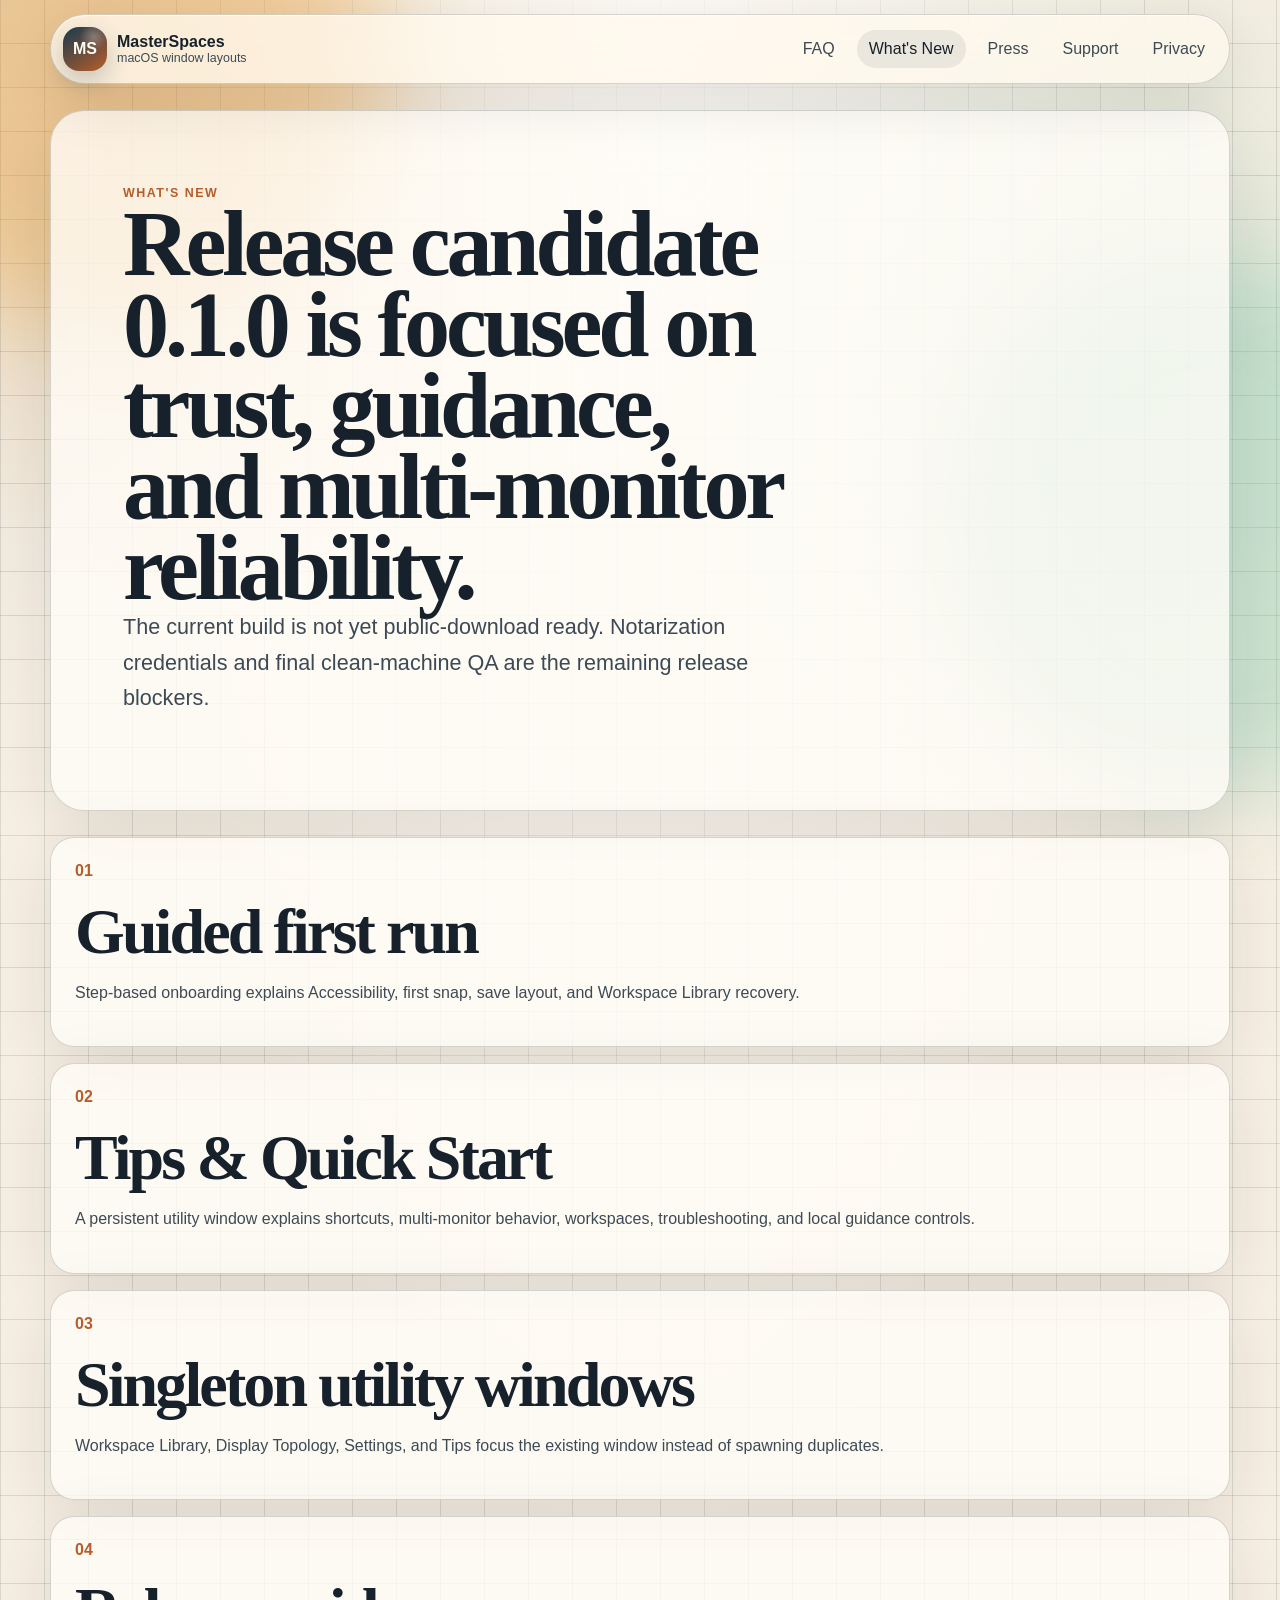
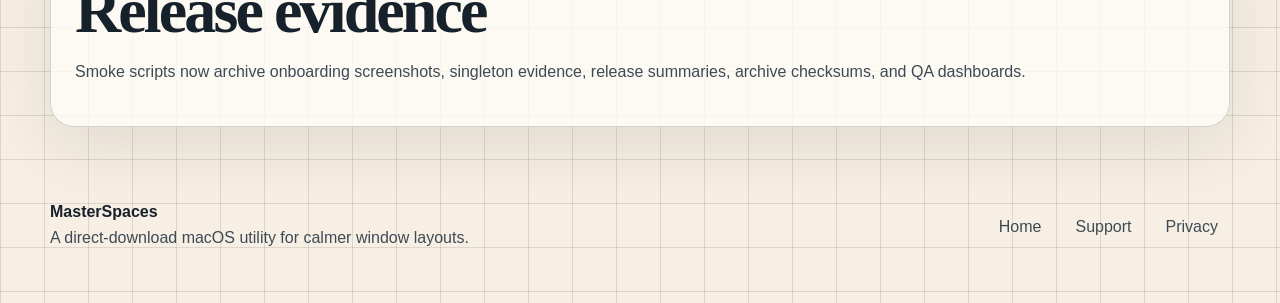
<file: whats-new.html>
<!doctype html>
<html lang="en">
<head>
  <meta charset="utf-8">
  <meta name="viewport" content="width=device-width, initial-scale=1">
  <meta name="description" content="Current MasterSpaces release-candidate highlights and release readiness notes.">
  <meta property="og:title" content="What's New - MasterSpaces">
  <meta property="og:description" content="Onboarding, Tips, singleton utility windows, multi-monitor debug evidence, and release validation improvements.">
  <meta property="og:type" content="website">
  <meta property="og:url" content="https://ninjatomonline.github.io/masterspaces-site/whats-new.html">
  <meta property="og:image" content="https://ninjatomonline.github.io/masterspaces-site/assets/social-preview.png">
  <meta name="twitter:card" content="summary_large_image">
  <meta name="twitter:image" content="https://ninjatomonline.github.io/masterspaces-site/assets/social-preview.png">
  <link rel="canonical" href="https://ninjatomonline.github.io/masterspaces-site/whats-new.html">
  <link rel="icon" href="assets/favicon.svg" type="image/svg+xml">
  <link rel="manifest" href="site.webmanifest">
  <link rel="stylesheet" href="site.css">
  <title>What's New - MasterSpaces</title>
</head>
<body>
  <a class="skip-link" href="#main">Skip to content</a>
  <header class="site-header">
    <a class="brand" href="index.html" aria-label="MasterSpaces home"><span class="brand-mark">MS</span><span><strong>MasterSpaces</strong><small>macOS window layouts</small></span></a>
    <nav class="nav" aria-label="Primary"><a href="faq.html">FAQ</a><a href="whats-new.html" aria-current="page">What's New</a><a href="press.html">Press</a><a href="support.html">Support</a><a href="privacy.html">Privacy</a></nav>
  </header>
  <main id="main">
    <section class="page-hero section">
      <p class="eyebrow">What's New</p>
      <h1>Release candidate 0.1.0 is focused on trust, guidance, and multi-monitor reliability.</h1>
      <p class="lede">The current build is not yet public-download ready. Notarization credentials and final clean-machine QA are the remaining release blockers.</p>
    </section>
    <section class="section timeline">
      <article><span>01</span><h2>Guided first run</h2><p>Step-based onboarding explains Accessibility, first snap, save layout, and Workspace Library recovery.</p></article>
      <article><span>02</span><h2>Tips &amp; Quick Start</h2><p>A persistent utility window explains shortcuts, multi-monitor behavior, workspaces, troubleshooting, and local guidance controls.</p></article>
      <article><span>03</span><h2>Singleton utility windows</h2><p>Workspace Library, Display Topology, Settings, and Tips focus the existing window instead of spawning duplicates.</p></article>
      <article><span>04</span><h2>Release evidence</h2><p>Smoke scripts now archive onboarding screenshots, singleton evidence, release summaries, archive checksums, and QA dashboards.</p></article>
    </section>
  </main>
  <footer class="footer"><div><strong>MasterSpaces</strong><p>A direct-download macOS utility for calmer window layouts.</p></div><nav aria-label="Footer"><a href="index.html">Home</a><a href="support.html">Support</a><a href="privacy.html">Privacy</a></nav></footer>
</body>
</html>
</file>
<file: site.css>
:root {
  color-scheme: light;
  --ink: #17212b;
  --ink-soft: #3d4a55;
  --paper: #f7efe3;
  --paper-bright: #fff9ee;
  --grid: rgba(23, 33, 43, 0.12);
  --line: rgba(23, 33, 43, 0.18);
  --blueprint: #173a4f;
  --blueprint-2: #0f2a38;
  --amber: #ef9d2f;
  --copper: #b75d2a;
  --mint: #7cc9aa;
  --rose: #e7a5a0;
  --night: #081a25;
  --white: #fffdf8;
  --shadow: 0 24px 80px rgba(23, 33, 43, 0.22);
  --radius-xl: 34px;
  --radius-lg: 24px;
  --radius-md: 18px;
  --max: 1180px;
}

* {
  box-sizing: border-box;
}

html {
  scroll-behavior: smooth;
  overflow-x: clip;
}

body {
  margin: 0;
  color: var(--ink);
  font-family: "Avenir Next", "Trebuchet MS", "Gill Sans", sans-serif;
  background:
    radial-gradient(ellipse at 50% -10%, rgba(255, 253, 248, 0.92), transparent 34rem),
    linear-gradient(90deg, var(--grid) 1px, transparent 1px),
    linear-gradient(0deg, var(--grid) 1px, transparent 1px),
    radial-gradient(circle at 18% 8%, rgba(239, 157, 47, 0.24), transparent 28rem),
    radial-gradient(circle at 83% 18%, rgba(124, 201, 170, 0.22), transparent 30rem),
    linear-gradient(145deg, rgba(23, 58, 79, 0.08), transparent 38rem),
    var(--paper);
  background-size: auto, 44px 44px, 44px 44px, auto, auto, auto, auto;
}

body::before,
body::after {
  position: fixed;
  z-index: -1;
  width: 42vmax;
  height: 42vmax;
  border-radius: 999px;
  content: "";
  filter: blur(46px);
  opacity: 0.32;
  pointer-events: none;
}

body::before {
  top: -16vmax;
  left: -12vmax;
  background: var(--amber);
}

body::after {
  right: -16vmax;
  bottom: 8vmax;
  background: var(--mint);
}

a {
  color: inherit;
}

img {
  display: block;
  max-width: 100%;
}

.skip-link {
  position: absolute;
  left: 16px;
  top: -60px;
  z-index: 20;
  padding: 10px 14px;
  border-radius: 999px;
  color: var(--white);
  background: var(--blueprint);
}

.skip-link:focus {
  top: 14px;
}

.site-header,
.section,
.footer {
  width: min(var(--max), calc(100% - 32px));
  margin-inline: auto;
}

.site-header {
  position: sticky;
  top: 14px;
  z-index: 10;
  display: flex;
  align-items: center;
  justify-content: space-between;
  gap: 18px;
  margin-top: 14px;
  padding: 12px;
  border: 1px solid var(--line);
  border-radius: 999px;
  background: rgba(255, 249, 238, 0.78);
  backdrop-filter: blur(18px);
  box-shadow: 0 16px 60px rgba(23, 33, 43, 0.1), inset 0 1px 0 rgba(255, 255, 255, 0.88);
}

.brand,
.nav,
.cta-row,
.footer nav {
  display: flex;
  align-items: center;
  gap: 10px;
}

.brand {
  min-width: max-content;
  color: inherit;
  text-decoration: none;
}

.brand-mark {
  display: grid;
  place-items: center;
  width: 44px;
  height: 44px;
  border-radius: 16px;
  color: var(--white);
  font-weight: 900;
  background:
    radial-gradient(circle at 70% 22%, rgba(255, 253, 248, 0.28), transparent 30%),
    linear-gradient(145deg, var(--blueprint), var(--copper));
  box-shadow: 0 10px 24px rgba(23, 58, 79, 0.24);
}

.brand strong,
.brand small {
  display: block;
}

.brand small {
  color: var(--ink-soft);
  font-size: 0.78rem;
}

.nav {
  flex-wrap: wrap;
  justify-content: flex-end;
}

.nav a,
.footer a {
  padding: 10px 12px;
  border-radius: 999px;
  color: var(--ink-soft);
  text-decoration: none;
}

.nav a:hover,
.nav a[aria-current="page"],
.footer a:hover {
  color: var(--ink);
  background: rgba(23, 33, 43, 0.08);
}

.section {
  margin-top: 26px;
}

.hero,
.page-hero,
.limit-card,
.trust-strip,
.feature-card,
.support-card,
.scenario-grid article,
.press-grid article,
.support-grid article,
.timeline article,
.faq-list article,
.policy {
  border: 1px solid var(--line);
  background: rgba(255, 253, 248, 0.78);
  box-shadow: 0 18px 70px rgba(23, 33, 43, 0.1);
}

.hero {
  position: relative;
  display: grid;
  grid-template-columns: minmax(0, 1.02fr) minmax(340px, 0.98fr);
  gap: 24px;
  min-height: 620px;
  padding: clamp(24px, 5vw, 58px);
  border-radius: calc(var(--radius-xl) + 10px);
  overflow: hidden;
  background:
    linear-gradient(135deg, rgba(255, 253, 248, 0.86), rgba(255, 249, 238, 0.62)),
    radial-gradient(circle at 22% 18%, rgba(239, 157, 47, 0.24), transparent 24rem),
    radial-gradient(circle at 82% 20%, rgba(124, 201, 170, 0.2), transparent 28rem);
}

.hero::before {
  position: absolute;
  inset: 18px;
  z-index: 0;
  border: 1px solid rgba(23, 33, 43, 0.1);
  border-radius: 34px;
  content: "";
  pointer-events: none;
}

.hero-copy,
.hero-board {
  position: relative;
  z-index: 1;
  min-width: 0;
}

.hero-copy {
  display: grid;
  align-content: center;
  gap: 24px;
}

.eyebrow {
  margin: 0;
  color: var(--copper);
  font-size: 0.78rem;
  font-weight: 900;
  letter-spacing: 0.12em;
  text-transform: uppercase;
}

h1,
h2,
h3,
p {
  margin-top: 0;
}

h1,
h2 {
  font-family: "Iowan Old Style", "Palatino", "Georgia", serif;
  letter-spacing: -0.045em;
}

h1 {
  max-width: 680px;
  margin-bottom: 0;
  font-size: clamp(3.2rem, 7.2vw, 6.6rem);
  line-height: 0.88;
}

.hero h1 span {
  display: block;
}

h2 {
  margin-bottom: 18px;
  font-size: clamp(2.1rem, 5vw, 4.6rem);
  line-height: 0.94;
}

h3 {
  margin-bottom: 10px;
  font-size: 1.12rem;
}

p,
li {
  color: var(--ink-soft);
  line-height: 1.65;
  overflow-wrap: break-word;
}

.lede {
  max-width: 680px;
  font-size: clamp(1.1rem, 2vw, 1.35rem);
}

.proof-pills {
  display: flex;
  flex-wrap: wrap;
  gap: 10px;
}

.proof-pills span {
  padding: 8px 12px;
  border: 1px solid rgba(23, 33, 43, 0.12);
  border-radius: 999px;
  color: var(--blueprint);
  font-size: 0.86rem;
  font-weight: 800;
  background: rgba(255, 253, 248, 0.66);
  box-shadow: inset 0 1px 0 rgba(255, 255, 255, 0.8);
}

.button {
  display: inline-flex;
  align-items: center;
  justify-content: center;
  min-height: 48px;
  padding: 13px 18px;
  border: 1px solid var(--line);
  border-radius: 999px;
  font-weight: 800;
  text-decoration: none;
}

.button.primary {
  color: var(--white);
  border-color: transparent;
  background:
    linear-gradient(135deg, var(--blueprint), var(--copper));
  box-shadow: 0 14px 34px rgba(183, 93, 42, 0.25);
}

.button.secondary {
  background: rgba(255, 253, 248, 0.72);
}

.button:hover {
  transform: translateY(-1px);
}

.launch-note {
  max-width: 520px;
  margin: 0;
  padding: 12px 14px;
  border-left: 4px solid var(--amber);
  border-radius: 10px;
  background: rgba(239, 157, 47, 0.13);
}

.launch-note.is-live {
  border-left-color: var(--mint);
  background: rgba(124, 201, 170, 0.16);
}

.hero-board {
  position: relative;
  display: grid;
  place-items: center;
  min-height: 440px;
  padding: 24px;
  border: 1px solid rgba(255,255,255,0.16);
  border-radius: 36px;
  background:
    linear-gradient(90deg, rgba(255,255,255,0.08) 1px, transparent 1px),
    linear-gradient(0deg, rgba(255,255,255,0.08) 1px, transparent 1px),
    radial-gradient(circle at 25% 22%, rgba(124, 201, 170, 0.26), transparent 18rem),
    radial-gradient(circle at 76% 12%, rgba(239, 157, 47, 0.22), transparent 18rem),
    linear-gradient(145deg, var(--blueprint), var(--night));
  background-size: 30px 30px, 30px 30px, auto;
  box-shadow: inset 0 0 0 1px rgba(255,255,255,0.1), var(--shadow);
  overflow: hidden;
}

.hero-board::before {
  position: absolute;
  inset: 18px;
  border: 1px solid rgba(255,255,255,0.16);
  border-radius: 24px;
  content: "";
}

.board-label,
.snap-ticket {
  position: absolute;
  z-index: 2;
  border: 1px solid rgba(255,255,255,0.18);
  color: var(--white);
  background: rgba(8, 26, 37, 0.58);
  box-shadow: 0 20px 54px rgba(0,0,0,0.22);
  backdrop-filter: blur(18px);
}

.board-label {
  top: 24px;
  left: 24px;
  display: grid;
  gap: 4px;
  padding: 12px 14px;
  border-radius: 18px;
}

.board-label span,
.snap-ticket span,
.snap-ticket small {
  color: rgba(255,255,255,0.72);
}

.board-label span,
.snap-ticket span {
  font-size: 0.72rem;
  font-weight: 900;
  letter-spacing: 0.11em;
  text-transform: uppercase;
}

.snap-ticket {
  right: 24px;
  bottom: 24px;
  max-width: 310px;
  padding: 16px;
  border-radius: 22px;
}

.snap-ticket strong,
.snap-ticket small {
  display: block;
  margin-top: 6px;
}

.monitor-map {
  position: relative;
  z-index: 1;
  width: min(500px, 86vw);
  height: 420px;
}

.route {
  position: absolute;
  z-index: 0;
  border: 1px dashed rgba(255,255,255,0.34);
  border-color: rgba(255,255,255,0.34) transparent transparent rgba(255,255,255,0.34);
  pointer-events: none;
}

.route-a {
  left: 130px;
  top: 92px;
  width: 232px;
  height: 170px;
  border-radius: 42px 0 0 0;
}

.route-b {
  left: 212px;
  top: 184px;
  width: 164px;
  height: 146px;
  border-radius: 0 0 44px 0;
  transform: rotate(18deg);
}

.monitor {
  position: absolute;
  z-index: 1;
  display: grid;
  align-content: end;
  gap: 6px;
  padding: 18px;
  border: 1px solid rgba(255,255,255,0.28);
  border-radius: 24px;
  color: var(--white);
  background:
    linear-gradient(145deg, rgba(255,255,255,0.16), rgba(255,255,255,0.06));
  box-shadow: 0 22px 44px rgba(0,0,0,0.18);
  backdrop-filter: blur(12px);
}

.monitor b,
.monitor i {
  display: block;
}

.monitor i {
  color: rgba(255,255,255,0.72);
  font-style: normal;
}

.monitor-large {
  left: 0;
  top: 74px;
  width: 280px;
  height: 170px;
  background: linear-gradient(145deg, rgba(124, 201, 170, 0.28), rgba(255,255,255,0.08));
}

.monitor-top {
  right: 24px;
  top: 0;
  width: 210px;
  height: 128px;
}

.monitor-side {
  right: 0;
  top: 150px;
  width: 178px;
  height: 232px;
  background: linear-gradient(145deg, rgba(239, 157, 47, 0.24), rgba(255,255,255,0.08));
}

.monitor-base {
  left: 78px;
  bottom: 0;
  width: 268px;
  height: 130px;
}

.trust-strip {
  display: grid;
  grid-template-columns: repeat(3, 1fr);
  gap: 1px;
  border-radius: calc(var(--radius-lg) + 6px);
  overflow: hidden;
}

.trust-strip div {
  padding: 22px;
  background: rgba(255, 253, 248, 0.78);
}

.trust-strip strong,
.trust-strip span {
  display: block;
}

.trust-strip span {
  margin-top: 6px;
  color: var(--ink-soft);
  line-height: 1.45;
}

.split {
  display: grid;
  grid-template-columns: 0.82fr 1.18fr;
  gap: 24px;
  align-items: start;
}

.feature-grid,
.scenario-grid,
.press-grid,
.support-grid {
  display: grid;
  grid-template-columns: repeat(2, 1fr);
  gap: 16px;
}

.feature-card,
.support-card,
.scenario-grid article,
.press-grid article,
.support-grid article,
.timeline article,
.faq-list article,
.policy {
  border-radius: var(--radius-lg);
  padding: 24px;
}

.feature-card,
.scenario-grid article {
  position: relative;
  overflow: hidden;
}

.feature-card::after,
.scenario-grid article::after {
  position: absolute;
  right: -46px;
  bottom: -52px;
  width: 140px;
  height: 140px;
  border-radius: 999px;
  background: rgba(124, 201, 170, 0.14);
  content: "";
}

.feature-card span,
.timeline span {
  display: inline-flex;
  margin-bottom: 22px;
  color: var(--copper);
  font-weight: 900;
}

.section-heading {
  display: grid;
  gap: 8px;
  margin-bottom: 18px;
}

.screenshot-wall {
  padding: clamp(18px, 4vw, 36px);
  border-radius: var(--radius-xl);
  background:
    radial-gradient(circle at 80% 6%, rgba(124, 201, 170, 0.18), transparent 28rem),
    radial-gradient(circle at 10% 18%, rgba(239, 157, 47, 0.14), transparent 22rem),
    rgba(23, 33, 43, 0.94);
  color: var(--white);
  box-shadow: var(--shadow);
}

.screenshot-wall p,
.screenshot-wall figcaption {
  color: rgba(255,255,255,0.74);
}

.screenshot-wall .eyebrow {
  color: var(--mint);
}

.shots {
  display: grid;
  grid-template-columns: 0.72fr 1fr 1fr;
  gap: 16px;
  align-items: end;
}

.shot {
  margin: 0;
  padding: 14px;
  border: 1px solid rgba(255,255,255,0.12);
  border-radius: 28px;
  background:
    linear-gradient(145deg, rgba(255,255,255,0.13), rgba(255,255,255,0.06));
  box-shadow: 0 22px 60px rgba(0,0,0,0.18);
}

.shot img {
  width: 100%;
  border-radius: 18px;
}

.shot figcaption {
  margin-top: 12px;
  font-size: 0.9rem;
}

.scenario-section {
  padding-bottom: 10px;
}

.scenario-grid {
  grid-template-columns: repeat(3, 1fr);
}

.scenario-grid article:nth-child(1) {
  background: linear-gradient(145deg, rgba(255,253,248,0.88), rgba(239,157,47,0.12));
}

.scenario-grid article:nth-child(2) {
  background: linear-gradient(145deg, rgba(255,253,248,0.88), rgba(124,201,170,0.14));
}

.scenario-grid article:nth-child(3) {
  background: linear-gradient(145deg, rgba(255,253,248,0.88), rgba(231,165,160,0.16));
}

.scenario-label {
  display: inline-flex;
  margin-bottom: 18px;
  padding: 7px 10px;
  border-radius: 999px;
  color: var(--blueprint);
  font-size: 0.74rem;
  font-weight: 900;
  letter-spacing: 0.08em;
  text-transform: uppercase;
  background: rgba(255,255,255,0.72);
}

.workflow-ribbon {
  display: grid;
  grid-template-columns: repeat(4, 1fr);
  gap: 1px;
  border: 1px solid var(--line);
  border-radius: var(--radius-xl);
  background: rgba(23, 33, 43, 0.12);
  box-shadow: 0 18px 70px rgba(23, 33, 43, 0.1);
  overflow: hidden;
}

.workflow-ribbon article {
  min-height: 190px;
  padding: 24px;
  background: rgba(255, 253, 248, 0.8);
}

.workflow-ribbon span {
  display: inline-flex;
  margin-bottom: 40px;
  color: var(--copper);
  font-weight: 900;
}

.workflow-ribbon strong {
  display: block;
  margin-bottom: 8px;
  font-size: 1.12rem;
}

.limit-card {
  display: grid;
  grid-template-columns: 0.78fr 1fr;
  gap: 24px;
  padding: clamp(22px, 4vw, 40px);
  border-radius: var(--radius-xl);
  background: rgba(23, 33, 43, 0.92);
  color: var(--white);
}

.limit-card p,
.limit-card li {
  color: rgba(255,255,255,0.76);
}

.check-list {
  display: grid;
  gap: 10px;
  margin: 0;
  padding-left: 1.1rem;
}

.page-hero {
  padding: clamp(28px, 6vw, 72px);
  border-radius: var(--radius-xl);
}

.stack,
.faq-list,
.timeline,
.policy {
  display: grid;
  gap: 16px;
}

.policy h2 {
  margin-top: 10px;
  font-size: clamp(1.6rem, 3vw, 2.6rem);
}

.not-found {
  min-height: calc(100vh - 64px);
  display: grid;
  align-content: center;
}

.footer {
  display: flex;
  align-items: center;
  justify-content: space-between;
  gap: 18px;
  margin-top: 48px;
  padding: 28px 0 52px;
}

.footer p {
  margin: 4px 0 0;
}

@media (prefers-reduced-motion: no-preference) {
  .hero,
  .trust-strip,
  .feature-card,
  .shot,
  .scenario-grid article,
  .workflow-ribbon article {
    animation: reveal 0.75s ease both;
  }

  .feature-card:nth-child(2),
  .shot:nth-child(2) {
    animation-delay: 0.08s;
  }

  .feature-card:nth-child(3),
  .shot:nth-child(3) {
    animation-delay: 0.16s;
  }

  @keyframes reveal {
    from {
      opacity: 0;
      transform: translateY(14px);
    }
    to {
      opacity: 1;
      transform: translateY(0);
    }
  }
}

@media (max-width: 900px) {
  .site-header,
  .footer {
    align-items: flex-start;
    border-radius: 26px;
    flex-direction: column;
  }

  .nav {
    justify-content: flex-start;
  }

  .hero,
  .split,
  .limit-card {
    grid-template-columns: 1fr;
  }

  .hero {
    min-height: unset;
  }

  .trust-strip,
  .shots,
  .scenario-grid,
  .workflow-ribbon {
    grid-template-columns: 1fr;
  }

  .shot-tall {
    max-width: 380px;
  }
}

@media (max-width: 640px) {
  h1 {
    font-size: clamp(3rem, 14vw, 4.1rem);
  }

  .feature-grid,
  .press-grid,
  .support-grid {
    grid-template-columns: 1fr;
  }

  .site-header {
    position: static;
  }

  .nav a {
    padding: 8px 10px;
  }

  .hero-board {
    min-height: 560px;
    padding: 16px;
    overflow: hidden;
  }

  .monitor-map {
    transform: scale(0.72);
    transform-origin: center;
  }

  .board-label,
  .snap-ticket {
    position: absolute;
    left: 16px;
    right: 16px;
    width: auto;
  }

  .board-label {
    top: 16px;
  }

  .snap-ticket {
    bottom: 16px;
    max-width: none;
  }
}
</file>
